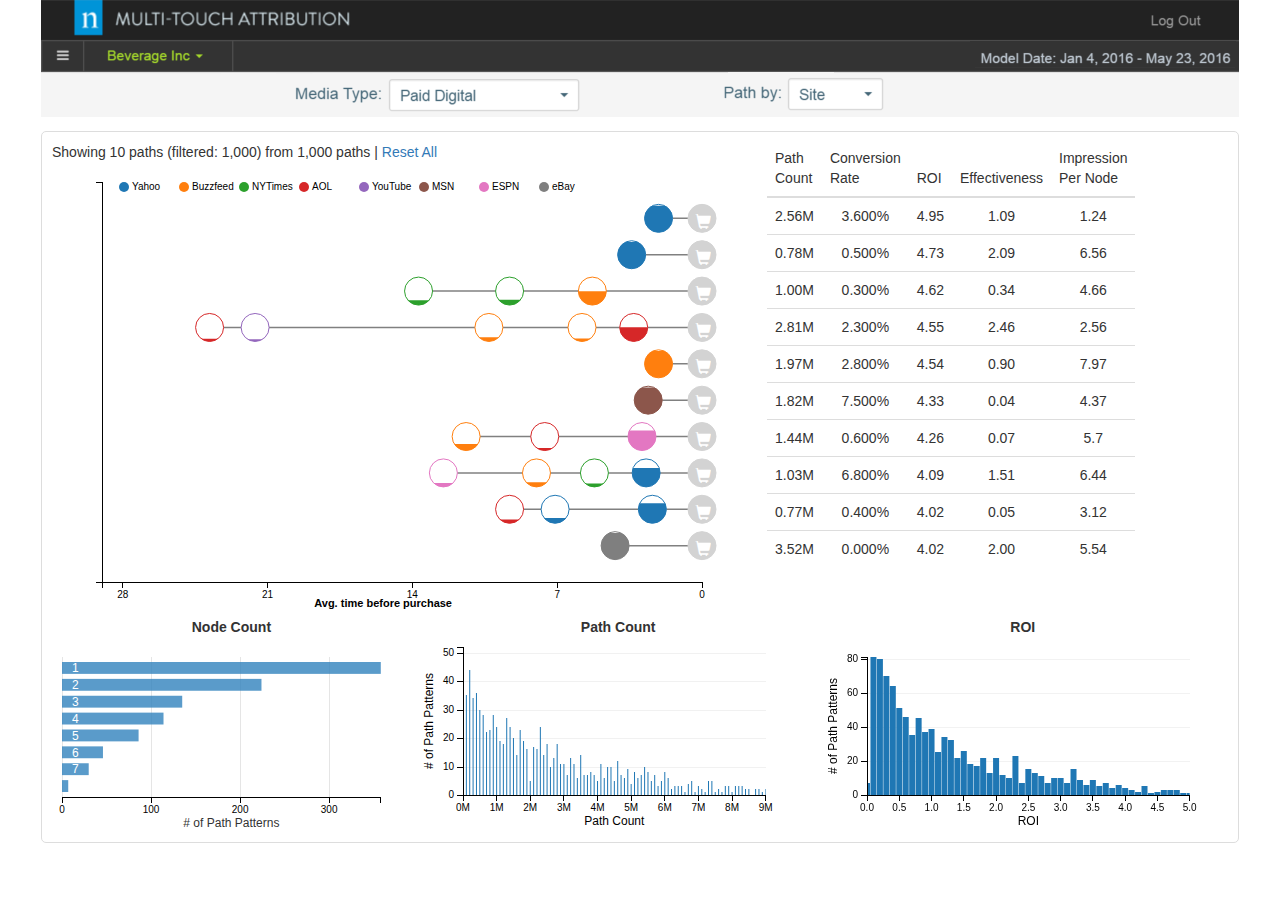
<file: web/examples/P2P Interactive Filter/index.html>
<!DOCTYPE html>
<html lang="en">
<head>
    <title>Path to Purchase filter</title>

    <meta charset="UTF-8">
    <meta name="viewport" content="width=device-width, initial-scale=1.0">

    <link rel="stylesheet" type="text/css" href="css/css/bootstrap.min.css">
    <link rel="stylesheet" type="text/css" href="css/dc.css"/>
    <style>
        #p2pChart{
            height: 470;
        }

        #p2pChart .y.axis text{
            display: none;
        }
        #p2pChart .y.axis line{
            display: none;
        }
        .dc-chart{
            padding-left: 10px;
        }
        .dc-data-table{
            margin-top: -22px;
        }
        .dc-data-table tr th{
            font-weight: normal;
        }
        .dc-table-group{
            display:none
        }
        
        .x-axis-label{
            font-size: 12px;
        }

        .y-axis-label{
            font-size: 12px;
        }
        .glyphicon {
          position: static;
          color:white;
          font-size: 16px;
        }
        .legend {
            padding: 5px;
            font: 10px sans-serif;
            background: yellow;
            box-shadow: 2px 2px 1px #888;
        }

        .tooltip{
            border: 1px solid rgba(31, 119, 108, 0.5);
            background-color: white;
            border-radius: 5px;
            padding: 0 5px;
        }

        .tooltip p{
            line-height: 12px;
        }

        .tooltip h4{
            line-height: 12px;
        }
        .p2pwidget{
        }
        .p2pContainer{
            padding-top: 10px;
            width: 1198px;
            border:1px solid rgb(221, 221, 221);
            border-radius: 5px;
        }
        
    </style>
</head>

<body>
<script type="text/javascript" src="js/d3.js"></script>
<script type="text/javascript" src="js/crossfilter.js"></script>
<script type="text/javascript" src="js/dc.js"></script>
<script type="text/javascript" src="js/path-to-purchase-custom-chart.js"></script>
<script type="text/javascript" src="js/p2pData2.js"></script>

<div class="p2pwidget">
    <div class="text-center">
        <img src="img/header3.png" alt="">
    </div>
    <div class="container p2pContainer text-center">
        <div class="row">
            <div id="data-count" class="span8">
                Showing <span id="pathCount">10</span> paths (filtered: <span class="filter-count"></span>) from <span class="total-count"></span> paths
                | <a href="javascript:dc.filterAll(); dc.renderAll();drawPathChart();applyNodeCountAxisLabel()">Reset All</a>
            </div>
        </div>
        <div class="row">
            <div id="custom-chart" class="dc-chart span6">
                <div id="p2pChart">
                    <svg></svg>
                </div>
                <div class="clearfix"></div>
            </div>
            <div class="span4 col-md-2">
                <table class="table table-hover dc-data-table">
                </table>
            </div>
        </div>
        <div class="row">
            <div id="node-count-chart" class="dc-chart span4">
                <strong>Node Count</strong>
                <a class="reset" href="javascript:node_count_chart.filterAll(); dc.redrawAll();drawPathChart();" style="display: none;">
                    reset
                </a>
                <div class="clearfix"></div>
            </div>
            <div id="path-count-chart" class="dc-chart span4">
                <strong>Path Count</strong>
                <span class="reset" style="display: none;">range: <span class="filter"></span></span>
                <a class="reset" href="javascript:path_count_chart.filterAll(); dc.redrawAll();drawPathChart();" style="display: none;">reset</a>

                <div class="clearfix"></div>
            </div>
            <div id="roi-chart" class="dc-chart span4">
                <strong>ROI</strong>
                <span class="reset" style="display: none;">range: <span class="filter"></span></span>
                <a class="reset" href="javascript:roi_chart.filterAll(); dc.redrawAll();drawPathChart();" style="display: none;">
                    reset
                </a>

                <div class="clearfix"></div>
            </div>
        </div>
    </div> <!-- end container -->
    <div class="container bg-warning hide">
        <h2 class="text-danger">Before implementation</h2>
        <ul>
            <li>Charts and interactions are not production ready</li>
            <li>P2P chart should be integrated with dc.</li>
        </ul>
        <h4>Known Issues:</h4>
        <ul>
            <li>Group by children and generating integrate chart is not solved</li>
            <li>Water fill is not exactly 100% in the initial load</li>
            <li>First load data is not sorted by ROI. This could be sorted from server</li>
            <li>Tooltip doesnt work on hover on text of the circle</li>
            <li>click on outside of the filter to reset doesnt trigger P2P chart redraw. However, the reset button does</li>
        </ul>
        <h4>How the Hack works</h4>
        <ol>
            <li>Simply create the group and charts</li>
            <li>Integrating P2P chart with cross filter is a hack</li>
            <li>And reset function is manually inserted in the reset button</li>
            <li>Node count chart doesn't have x axis label, it was hacked</li>
        </ol>
    </div>
</div>

<script type="text/javascript">

var numberFormat = d3.format('.2f');
// charts
var roi_chart = dc.barChart('#roi-chart'),
    node_count_chart = dc.rowChart('#node-count-chart'),
    path_count_chart = dc.barChart('#path-count-chart'),
    pathGrid = dc.dataTable('.dc-data-table');
    width = roi_chart.root()[0][0].parentElement.clientWidth,
    chartMargin = {top: 20, right: 30, bottom: 30, left: 30};

// cross filter
var add = function(p, d){ return p + 1;},
    rem = function(p, d){ return p -1 ;},
    ini = function(){ return 0;},
    ndxP2P = crossfilter(p2pData),
    all = ndxP2P.groupAll().reduce(add, rem, ini);


dc.dataCount("#data-count")
// Since the number of records (returned by .size()) isn't the same as the number
// of data points we're aggregating, supply a size-like object that returns the
// total number of data points represented.
    .dimension({size: function(){return p2pData.reduce(add, 0);}})
    .group(all);



//
var pathDimension = ndxP2P.dimension(function (d) { return d.pathId; });

function drawPathChart() {
    var newData = pathDimension.top(10).map(function (path, pathNumber) {
        
        path.nodes.map(function (node) {
            node.pathNumber = pathNumber + 1;
            return node;
        });
        return path;
    }); 
    renderPathChart(newData);
    document.getElementById('pathCount').innerHTML = newData.length;
}

drawPathChart();

//roi chart
var roiCount = ndxP2P.dimension(function (d) {
    return Math.ceil(d['ROI']*10)/10;
});
var roiCountGroup = roiCount.group();


roi_chart
    .width(.33 * width)
    .height(200)
    .margins(chartMargin) //
    .dimension(roiCount)
    .group(roiCountGroup)
    .elasticY(true)
    .centerBar(true)
    .xAxisLabel("ROI")
    .yAxisLabel("# of Path Patterns")
    .gap(73)
    .x(d3.scale.linear().domain([0, 5]))
    .renderHorizontalGridLines(true)
    .filterPrinter(function (filters) {
        drawPathChart();
        var filter = filters[0], s = '';
        s += numberFormat(filter[0]) + ' -> ' + numberFormat(filter[1]);
        return s;
    });

roi_chart.yAxis().ticks(5);



var pathCount = ndxP2P.dimension(function (d) {
    var pathCount = d['Path Count'], k100 = 100000, k = 1000;
    return Math.floor(pathCount/k100)*k100;
});
var pathCountGroup = pathCount.group();    

path_count_chart 
    .width(.33 * width)
    .height(200)
    .margins({top: 10, right: 50, bottom: 30, left: 30})
    .dimension(pathCount)
    .group(pathCountGroup)
    .elasticY(true)
    .xAxisLabel("Path Count")
    .yAxisLabel("# of Path Patterns")
    .gap(1)
    .centerBar(true)
    .alwaysUseRounding(true)
    .x(d3.scale.linear().domain([0, 9000000]))
    .renderHorizontalGridLines(true)
    .filterPrinter(function (filters) {
        drawPathChart();
        var filter = filters[0], s = '';
        s += numberFormat(filter[0]/1000000) + 'M -> ' + numberFormat(filter[1]/1000000) + 'M';
        return s;
    });

// Customize axes
path_count_chart.xAxis().tickFormat(
    function (v) {return (v/1000000) + 'M'; });
path_count_chart.yAxis().ticks(5);



var nodeCount = ndxP2P.dimension(function (d) {
    return d.nodes.length - 1;
});
var nodeCountGroup = nodeCount.group();

node_count_chart 
    .width(.3*width)
    .height(180)
    .margins({top: 20, left: 10, right: 30, bottom: 20})
    .group(nodeCountGroup)
    .dimension(nodeCount)
    .ordinalColors(['#3182bd'])
    .label(function (d) {
        return d.key;
    })
    // Title sets the row text
    .title(function (d) {
        return  'Number of Path Patterns: ' + d.value;
    })
    .elasticX(true)
    .filterPrinter(function (filters) {
        drawPathChart();
      
    })
    .xAxis().ticks(5);    

pathGrid
        .dimension(pathDimension)
        // Data table does not use crossfilter group but rather a closure as a grouping function
        .group(function () {})
        .size(10)
        .columns([
            {
                label:'Path Count',
                format:function (d) {
                    var pathCount = d['Path Count'];
                    if(pathCount => 1000000){
                        return (pathCount / 1000000).toFixed(2) + 'M';
                    }
                    else{
                        return (pathCount/1000).toFixed(0) + 'K';    
                    }
                    
                }
            },
            {
                label: 'Conversion Rate',
                format: function (d) {
                    return (d['Conversion Rate'] *100).toFixed(3) + '%';
                }
            },
            {
                label:'ROI',
                format:function (d) {
                    return d.ROI.toFixed(2);
                }
            },
            {
                label:'Effectiveness',
                format:function (d) {
                    return d.Effectiveness.toFixed(2);
                }
            },
            'Impression Per Node'
        ])
        .sortBy(function (d) {
            return d['ROI'];
        })
        .order(d3.descending)
        .on('renderlet', function (table) {
            table.selectAll('.dc-table-group').classed('info', false);
        });    

dc.renderAll();

//insert node count x axis label
function applyNodeCountAxisLabel(){

    var el = document.getElementById('custom-node-count-x-label');

    if(el){
        el.parentNode.removeChild(el);
    }

    d3.select('#node-count-chart').append('p')
        .attr('id', 'custom-node-count-x-label')
        .style({'font-size':'12px', 'margin-top':'-7px'})
        .text('# of Path Patterns');    
}

applyNodeCountAxisLabel();

</script>
</body>
</html>
</file>
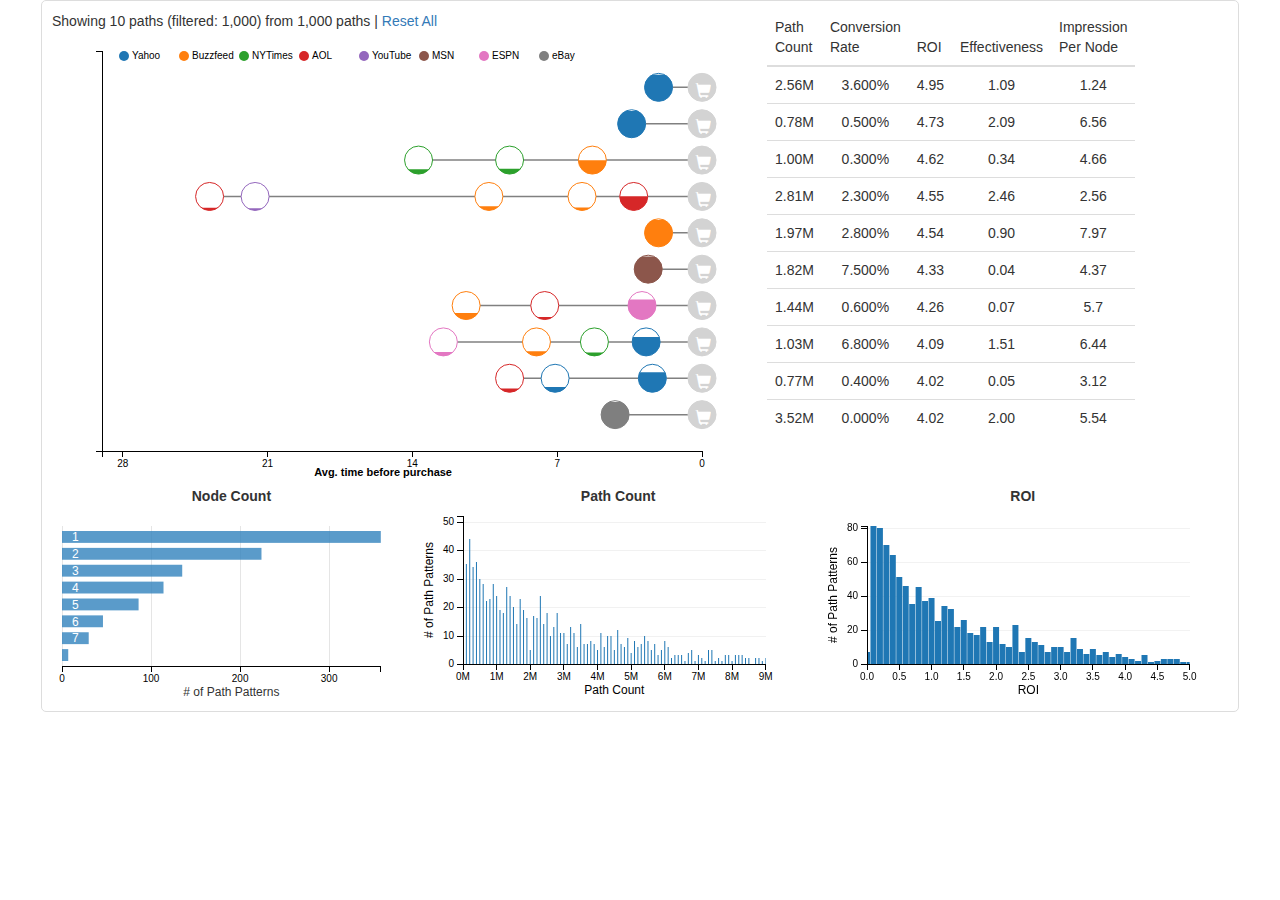
<file: web/examples/Path to Purchase interactive filter/index.html>
<!DOCTYPE html>
<html lang="en">
<head>
    <title>Path to Purchase filter</title>

    <meta charset="UTF-8">
    <meta name="viewport" content="width=device-width, initial-scale=1.0">

    <link rel="stylesheet" type="text/css" href="css/css/bootstrap.min.css">
    <link rel="stylesheet" type="text/css" href="css/dc.css"/>
    <style>
        #p2pChart{
            height: 470;
        }

        #p2pChart .y.axis text{
            display: none;
        }
        #p2pChart .y.axis line{
            display: none;
        }
        .dc-chart{
            padding-left: 10px;
        }
        .dc-data-table{
            margin-top: -22px;
        }
        .dc-data-table tr th{
            font-weight: normal;
        }
        .dc-table-group{
            display:none
        }
        
        .x-axis-label{
            font-size: 12px;
        }

        .y-axis-label{
            font-size: 12px;
        }
        .glyphicon {
          position: static;
          color:white;
          font-size: 16px;
        }
        .legend {
            padding: 5px;
            font: 10px sans-serif;
            background: yellow;
            box-shadow: 2px 2px 1px #888;
        }

        .tooltip{
            border: 1px solid rgba(31, 119, 108, 0.5);
            background-color: white;
            border-radius: 5px;
            padding: 0 5px;
        }

        .tooltip p{
            line-height: 12px;
        }

        .tooltip h4{
            line-height: 12px;
        }
        .p2pwidget{
        }
        .p2pContainer{
            padding-top: 10px;
            width: 1198px;
            border:1px solid rgb(221, 221, 221);
            border-radius: 5px;
        }
        
    </style>
</head>

<body>
<script type="text/javascript" src="js/d3.js"></script>
<script type="text/javascript" src="js/crossfilter.js"></script>
<script type="text/javascript" src="js/dc.js"></script>
<script type="text/javascript" src="js/path-to-purchase-custom-chart.js"></script>
<script type="text/javascript" src="js/p2pData2.js"></script>

<div class="p2pwidget">
    <div class="text-center">
        <!-- <img src="img/header3.png" alt=""> -->
    </div>
    <div class="container p2pContainer text-center">
        <div class="row">
            <div id="data-count" class="span8">
                Showing <span id="pathCount">10</span> paths (filtered: <span class="filter-count"></span>) from <span class="total-count"></span> paths
                | <a href="javascript:dc.filterAll(); dc.renderAll();drawPathChart();applyNodeCountAxisLabel()">Reset All</a>
            </div>
        </div>
        <div class="row">
            <div id="custom-chart" class="dc-chart span6">
                <div id="p2pChart">
                    <svg></svg>
                </div>
                <div class="clearfix"></div>
            </div>
            <div class="span4 col-md-2">
                <table class="table table-hover dc-data-table">
                </table>
            </div>
        </div>
        <div class="row">
            <div id="node-count-chart" class="dc-chart span4">
                <strong>Node Count</strong>
                <a class="reset" href="javascript:node_count_chart.filterAll(); dc.redrawAll();drawPathChart();" style="display: none;">
                    reset
                </a>
                <div class="clearfix"></div>
            </div>
            <div id="path-count-chart" class="dc-chart span4">
                <strong>Path Count</strong>
                <span class="reset" style="display: none;">range: <span class="filter"></span></span>
                <a class="reset" href="javascript:path_count_chart.filterAll(); dc.redrawAll();drawPathChart();" style="display: none;">reset</a>

                <div class="clearfix"></div>
            </div>
            <div id="roi-chart" class="dc-chart span4">
                <strong>ROI</strong>
                <span class="reset" style="display: none;">range: <span class="filter"></span></span>
                <a class="reset" href="javascript:roi_chart.filterAll(); dc.redrawAll();drawPathChart();" style="display: none;">
                    reset
                </a>

                <div class="clearfix"></div>
            </div>
        </div>
    </div> <!-- end container -->
</div>

<script type="text/javascript">

var numberFormat = d3.format('.2f');
// charts
var roi_chart = dc.barChart('#roi-chart'),
    node_count_chart = dc.rowChart('#node-count-chart'),
    path_count_chart = dc.barChart('#path-count-chart'),
    pathGrid = dc.dataTable('.dc-data-table');
    width = roi_chart.root()[0][0].parentElement.clientWidth,
    chartMargin = {top: 20, right: 30, bottom: 30, left: 30};

// cross filter
var add = function(p, d){ return p + 1;},
    rem = function(p, d){ return p -1 ;},
    ini = function(){ return 0;},
    ndxP2P = crossfilter(p2pData),
    all = ndxP2P.groupAll().reduce(add, rem, ini);


dc.dataCount("#data-count")
// Since the number of records (returned by .size()) isn't the same as the number
// of data points we're aggregating, supply a size-like object that returns the
// total number of data points represented.
    .dimension({size: function(){return p2pData.reduce(add, 0);}})
    .group(all);



//
var pathDimension = ndxP2P.dimension(function (d) { return d.pathId; });

function drawPathChart() {
    var newData = pathDimension.top(10).map(function (path, pathNumber) {
        
        path.nodes.map(function (node) {
            node.pathNumber = pathNumber + 1;
            return node;
        });
        return path;
    }); 
    renderPathChart(newData);
    document.getElementById('pathCount').innerHTML = newData.length;
}

drawPathChart();

//roi chart
var roiCount = ndxP2P.dimension(function (d) {
    return Math.ceil(d['ROI']*10)/10;
});
var roiCountGroup = roiCount.group();


roi_chart
    .width(.33 * width)
    .height(200)
    .margins(chartMargin) //
    .dimension(roiCount)
    .group(roiCountGroup)
    .elasticY(true)
    .centerBar(true)
    .xAxisLabel("ROI")
    .yAxisLabel("# of Path Patterns")
    .gap(73)
    .x(d3.scale.linear().domain([0, 5]))
    .renderHorizontalGridLines(true)
    .filterPrinter(function (filters) {
        drawPathChart();
        var filter = filters[0], s = '';
        s += numberFormat(filter[0]) + ' -> ' + numberFormat(filter[1]);
        return s;
    });

roi_chart.yAxis().ticks(5);



var pathCount = ndxP2P.dimension(function (d) {
    var pathCount = d['Path Count'], k100 = 100000, k = 1000;
    return Math.floor(pathCount/k100)*k100;
});
var pathCountGroup = pathCount.group();    

path_count_chart 
    .width(.33 * width)
    .height(200)
    .margins({top: 10, right: 50, bottom: 30, left: 30})
    .dimension(pathCount)
    .group(pathCountGroup)
    .elasticY(true)
    .xAxisLabel("Path Count")
    .yAxisLabel("# of Path Patterns")
    .gap(1)
    .centerBar(true)
    .alwaysUseRounding(true)
    .x(d3.scale.linear().domain([0, 9000000]))
    .renderHorizontalGridLines(true)
    .filterPrinter(function (filters) {
        drawPathChart();
        var filter = filters[0], s = '';
        s += numberFormat(filter[0]/1000000) + 'M -> ' + numberFormat(filter[1]/1000000) + 'M';
        return s;
    });

// Customize axes
path_count_chart.xAxis().tickFormat(
    function (v) {return (v/1000000) + 'M'; });
path_count_chart.yAxis().ticks(5);



var nodeCount = ndxP2P.dimension(function (d) {
    return d.nodes.length - 1;
});
var nodeCountGroup = nodeCount.group();

node_count_chart 
    .width(.3*width)
    .height(180)
    .margins({top: 20, left: 10, right: 30, bottom: 20})
    .group(nodeCountGroup)
    .dimension(nodeCount)
    .ordinalColors(['#3182bd'])
    .label(function (d) {
        return d.key;
    })
    // Title sets the row text
    .title(function (d) {
        return  'Number of Path Patterns: ' + d.value;
    })
    .elasticX(true)
    .filterPrinter(function (filters) {
        drawPathChart();
      
    })
    .xAxis().ticks(5);    

pathGrid
        .dimension(pathDimension)
        // Data table does not use crossfilter group but rather a closure as a grouping function
        .group(function () {})
        .size(10)
        .columns([
            {
                label:'Path Count',
                format:function (d) {
                    var pathCount = d['Path Count'];
                    if(pathCount => 1000000){
                        return (pathCount / 1000000).toFixed(2) + 'M';
                    }
                    else{
                        return (pathCount/1000).toFixed(0) + 'K';    
                    }
                    
                }
            },
            {
                label: 'Conversion Rate',
                format: function (d) {
                    return (d['Conversion Rate'] *100).toFixed(3) + '%';
                }
            },
            {
                label:'ROI',
                format:function (d) {
                    return d.ROI.toFixed(2);
                }
            },
            {
                label:'Effectiveness',
                format:function (d) {
                    return d.Effectiveness.toFixed(2);
                }
            },
            'Impression Per Node'
        ])
        .sortBy(function (d) {
            return d['ROI'];
        })
        .order(d3.descending)
        .on('renderlet', function (table) {
            table.selectAll('.dc-table-group').classed('info', false);
        });    

dc.renderAll();

//insert node count x axis label
function applyNodeCountAxisLabel(){

    var el = document.getElementById('custom-node-count-x-label');

    if(el){
        el.parentNode.removeChild(el);
    }

    d3.select('#node-count-chart').append('p')
        .attr('id', 'custom-node-count-x-label')
        .style({'font-size':'12px', 'margin-top':'-7px'})
        .text('# of Path Patterns');    
}

applyNodeCountAxisLabel();

</script>
</body>
</html>
</file>
<file: web/examples/P2P Interactive Filter/css/dc.css>
div.dc-chart {
    float: left;
}

.dc-chart rect.bar {
    stroke: none;
    cursor: pointer;
}

.dc-chart rect.bar:hover {
    fill-opacity: .5;
}

.dc-chart rect.stack1 {
    stroke: none;
    fill: red;
}

.dc-chart rect.stack2 {
    stroke: none;
    fill: green;
}

.dc-chart rect.deselected {
    stroke: none;
    fill: #ccc;
}

.dc-chart .empty-chart .pie-slice path {
    fill: #FFEEEE;
    cursor: default;
}

.dc-chart .empty-chart .pie-slice {
    cursor: default;
}

.dc-chart .pie-slice {
    fill: white;
    font-size: 12px;
    cursor: pointer;
}

.dc-chart .pie-slice.external{
    fill: black;
}

.dc-chart .pie-slice :hover {
    fill-opacity: .8;
}

.dc-chart .pie-slice.highlight {
    fill-opacity: .8;
}

.dc-chart .pie-path {
  fill:none;
  stroke-width: 2px;
  stroke: black;
  opacity: 0.4;
}

.dc-chart .selected path {
    stroke-width: 3;
    stroke: #ccc;
    fill-opacity: 1;
}

.dc-chart .deselected path {
    stroke: none;
    fill-opacity: .5;
    fill: #ccc;
}

.dc-chart .axis path,
.dc-chart .axis line {
    fill: none;
    stroke: #000;
    shape-rendering: crispEdges;
}

.dc-chart .axis text {
    font: 10px sans-serif;
}

.dc-chart .grid-line,
.dc-chart .axis .grid-line {
    fill: none;
    stroke: #ccc;
    opacity: .5;
    shape-rendering: crispEdges;
}

.dc-chart .grid-line line,
.dc-chart .axis .grid-line line {
    fill: none;
    stroke: #ccc;
    opacity: .5;
    shape-rendering: crispEdges;
}

.dc-chart .brush rect.background {
    z-index: -999;
}

.dc-chart .brush rect.extent {
    fill: steelblue;
    fill-opacity: .125;
}

.dc-chart .brush .resize path {
    fill: #eee;
    stroke: #666;
}

.dc-chart path.line {
    fill: none;
    stroke-width: 1.5px;
}

.dc-chart circle.dot {
    stroke: none;
}

.dc-chart g.dc-tooltip path {
    fill: none;
    stroke: grey;
    stroke-opacity: .8;
}

.dc-chart path.area {
    fill-opacity: .3;
    stroke: none;
}

.dc-chart .node {
    font-size: 0.7em;
    cursor: pointer;
}

.dc-chart .node :hover {
    fill-opacity: .8;
}

.dc-chart .selected circle {
    stroke-width: 3;
    stroke: #ccc;
    fill-opacity: 1;
}

.dc-chart .deselected circle {
    stroke: none;
    fill-opacity: .5;
    fill: #ccc;
}

.dc-chart .bubble {
    stroke: none;
    fill-opacity: 0.6;
}

.dc-data-count {
    float: right;
    margin-top: 15px;
    margin-right: 15px;
}

.dc-data-count .filter-count {
    color: #3182bd;
    font-weight: bold;
}

.dc-data-count .total-count {
    color: #3182bd;
    font-weight: bold;
}

.dc-data-table {
}

.dc-chart g.state {
    cursor: pointer;
}

.dc-chart g.state :hover {
    fill-opacity: .8;
}

.dc-chart g.state path {
    stroke: white;
}

.dc-chart g.selected path {
}

.dc-chart g.deselected path {
    fill: grey;
}

.dc-chart g.selected text {
}

.dc-chart g.deselected text {
    display: none;
}

.dc-chart g.county path {
    stroke: white;
    fill: none;
}

.dc-chart g.debug rect {
    fill: blue;
    fill-opacity: .2;
}

.dc-chart g.row rect {
    fill-opacity: 0.8;
    cursor: pointer;
}

.dc-chart g.row rect:hover {
    fill-opacity: 0.6;
}

.dc-chart g.row text {
    fill: white;
    font-size: 12px;
    cursor: pointer;
}

.dc-legend {
    font-size: 11px;
}

.dc-legend-item {
    cursor: pointer;
}

.dc-chart g.axis text {
    /* Makes it so the user can't accidentally click and select text that is meant as a label only */
    -webkit-user-select: none; /* Chrome/Safari */
    -moz-user-select: none; /* Firefox */
    -ms-user-select: none; /* IE10 */
    -o-user-select: none;
    user-select: none;
    pointer-events: none;
}

.dc-chart path.highlight {
    stroke-width: 3;
    fill-opacity: 1;
    stroke-opacity: 1;
}

.dc-chart .highlight {
    fill-opacity: 1;
    stroke-opacity: 1;
}

.dc-chart .fadeout {
    fill-opacity: 0.2;
    stroke-opacity: 0.2;
}

.dc-chart path.dc-symbol,
g.dc-legend-item.fadeout {
    fill-opacity: 0.5;
    stroke-opacity: 0.5;
}

.dc-hard .number-display {
    float: none;
}

.dc-chart .box text {
    font: 10px sans-serif;
    -webkit-user-select: none; /* Chrome/Safari */
    -moz-user-select: none; /* Firefox */
    -ms-user-select: none; /* IE10 */
    -o-user-select: none;
    user-select: none;
    pointer-events: none;
}

.dc-chart .box line,
.dc-chart .box circle {
    fill: #fff;
    stroke: #000;
    stroke-width: 1.5px;
}

.dc-chart .box rect {
    stroke: #000;
    stroke-width: 1.5px;
}

.dc-chart .box .center {
    stroke-dasharray: 3,3;
}

.dc-chart .box .outlier {
    fill: none;
    stroke: #ccc;
}

.dc-chart .box.deselected .box {
    fill: #ccc;
}

.dc-chart .box.deselected {
    opacity: .5;
}

.dc-chart .symbol{
    stroke: none;
}

.dc-chart .heatmap .box-group.deselected rect {
    stroke: none;
    fill-opacity: .5;
    fill: #ccc;
}

.dc-chart .heatmap g.axis text {
    pointer-events: all;
    cursor: pointer;
}
</file>
<file: web/examples/Path to Purchase interactive filter/css/dc.css>
div.dc-chart {
    float: left;
}

.dc-chart rect.bar {
    stroke: none;
    cursor: pointer;
}

.dc-chart rect.bar:hover {
    fill-opacity: .5;
}

.dc-chart rect.stack1 {
    stroke: none;
    fill: red;
}

.dc-chart rect.stack2 {
    stroke: none;
    fill: green;
}

.dc-chart rect.deselected {
    stroke: none;
    fill: #ccc;
}

.dc-chart .empty-chart .pie-slice path {
    fill: #FFEEEE;
    cursor: default;
}

.dc-chart .empty-chart .pie-slice {
    cursor: default;
}

.dc-chart .pie-slice {
    fill: white;
    font-size: 12px;
    cursor: pointer;
}

.dc-chart .pie-slice.external{
    fill: black;
}

.dc-chart .pie-slice :hover {
    fill-opacity: .8;
}

.dc-chart .pie-slice.highlight {
    fill-opacity: .8;
}

.dc-chart .pie-path {
  fill:none;
  stroke-width: 2px;
  stroke: black;
  opacity: 0.4;
}

.dc-chart .selected path {
    stroke-width: 3;
    stroke: #ccc;
    fill-opacity: 1;
}

.dc-chart .deselected path {
    stroke: none;
    fill-opacity: .5;
    fill: #ccc;
}

.dc-chart .axis path,
.dc-chart .axis line {
    fill: none;
    stroke: #000;
    shape-rendering: crispEdges;
}

.dc-chart .axis text {
    font: 10px sans-serif;
}

.dc-chart .grid-line,
.dc-chart .axis .grid-line {
    fill: none;
    stroke: #ccc;
    opacity: .5;
    shape-rendering: crispEdges;
}

.dc-chart .grid-line line,
.dc-chart .axis .grid-line line {
    fill: none;
    stroke: #ccc;
    opacity: .5;
    shape-rendering: crispEdges;
}

.dc-chart .brush rect.background {
    z-index: -999;
}

.dc-chart .brush rect.extent {
    fill: steelblue;
    fill-opacity: .125;
}

.dc-chart .brush .resize path {
    fill: #eee;
    stroke: #666;
}

.dc-chart path.line {
    fill: none;
    stroke-width: 1.5px;
}

.dc-chart circle.dot {
    stroke: none;
}

.dc-chart g.dc-tooltip path {
    fill: none;
    stroke: grey;
    stroke-opacity: .8;
}

.dc-chart path.area {
    fill-opacity: .3;
    stroke: none;
}

.dc-chart .node {
    font-size: 0.7em;
    cursor: pointer;
}

.dc-chart .node :hover {
    fill-opacity: .8;
}

.dc-chart .selected circle {
    stroke-width: 3;
    stroke: #ccc;
    fill-opacity: 1;
}

.dc-chart .deselected circle {
    stroke: none;
    fill-opacity: .5;
    fill: #ccc;
}

.dc-chart .bubble {
    stroke: none;
    fill-opacity: 0.6;
}

.dc-data-count {
    float: right;
    margin-top: 15px;
    margin-right: 15px;
}

.dc-data-count .filter-count {
    color: #3182bd;
    font-weight: bold;
}

.dc-data-count .total-count {
    color: #3182bd;
    font-weight: bold;
}

.dc-data-table {
}

.dc-chart g.state {
    cursor: pointer;
}

.dc-chart g.state :hover {
    fill-opacity: .8;
}

.dc-chart g.state path {
    stroke: white;
}

.dc-chart g.selected path {
}

.dc-chart g.deselected path {
    fill: grey;
}

.dc-chart g.selected text {
}

.dc-chart g.deselected text {
    display: none;
}

.dc-chart g.county path {
    stroke: white;
    fill: none;
}

.dc-chart g.debug rect {
    fill: blue;
    fill-opacity: .2;
}

.dc-chart g.row rect {
    fill-opacity: 0.8;
    cursor: pointer;
}

.dc-chart g.row rect:hover {
    fill-opacity: 0.6;
}

.dc-chart g.row text {
    fill: white;
    font-size: 12px;
    cursor: pointer;
}

.dc-legend {
    font-size: 11px;
}

.dc-legend-item {
    cursor: pointer;
}

.dc-chart g.axis text {
    /* Makes it so the user can't accidentally click and select text that is meant as a label only */
    -webkit-user-select: none; /* Chrome/Safari */
    -moz-user-select: none; /* Firefox */
    -ms-user-select: none; /* IE10 */
    -o-user-select: none;
    user-select: none;
    pointer-events: none;
}

.dc-chart path.highlight {
    stroke-width: 3;
    fill-opacity: 1;
    stroke-opacity: 1;
}

.dc-chart .highlight {
    fill-opacity: 1;
    stroke-opacity: 1;
}

.dc-chart .fadeout {
    fill-opacity: 0.2;
    stroke-opacity: 0.2;
}

.dc-chart path.dc-symbol,
g.dc-legend-item.fadeout {
    fill-opacity: 0.5;
    stroke-opacity: 0.5;
}

.dc-hard .number-display {
    float: none;
}

.dc-chart .box text {
    font: 10px sans-serif;
    -webkit-user-select: none; /* Chrome/Safari */
    -moz-user-select: none; /* Firefox */
    -ms-user-select: none; /* IE10 */
    -o-user-select: none;
    user-select: none;
    pointer-events: none;
}

.dc-chart .box line,
.dc-chart .box circle {
    fill: #fff;
    stroke: #000;
    stroke-width: 1.5px;
}

.dc-chart .box rect {
    stroke: #000;
    stroke-width: 1.5px;
}

.dc-chart .box .center {
    stroke-dasharray: 3,3;
}

.dc-chart .box .outlier {
    fill: none;
    stroke: #ccc;
}

.dc-chart .box.deselected .box {
    fill: #ccc;
}

.dc-chart .box.deselected {
    opacity: .5;
}

.dc-chart .symbol{
    stroke: none;
}

.dc-chart .heatmap .box-group.deselected rect {
    stroke: none;
    fill-opacity: .5;
    fill: #ccc;
}

.dc-chart .heatmap g.axis text {
    pointer-events: all;
    cursor: pointer;
}
</file>
